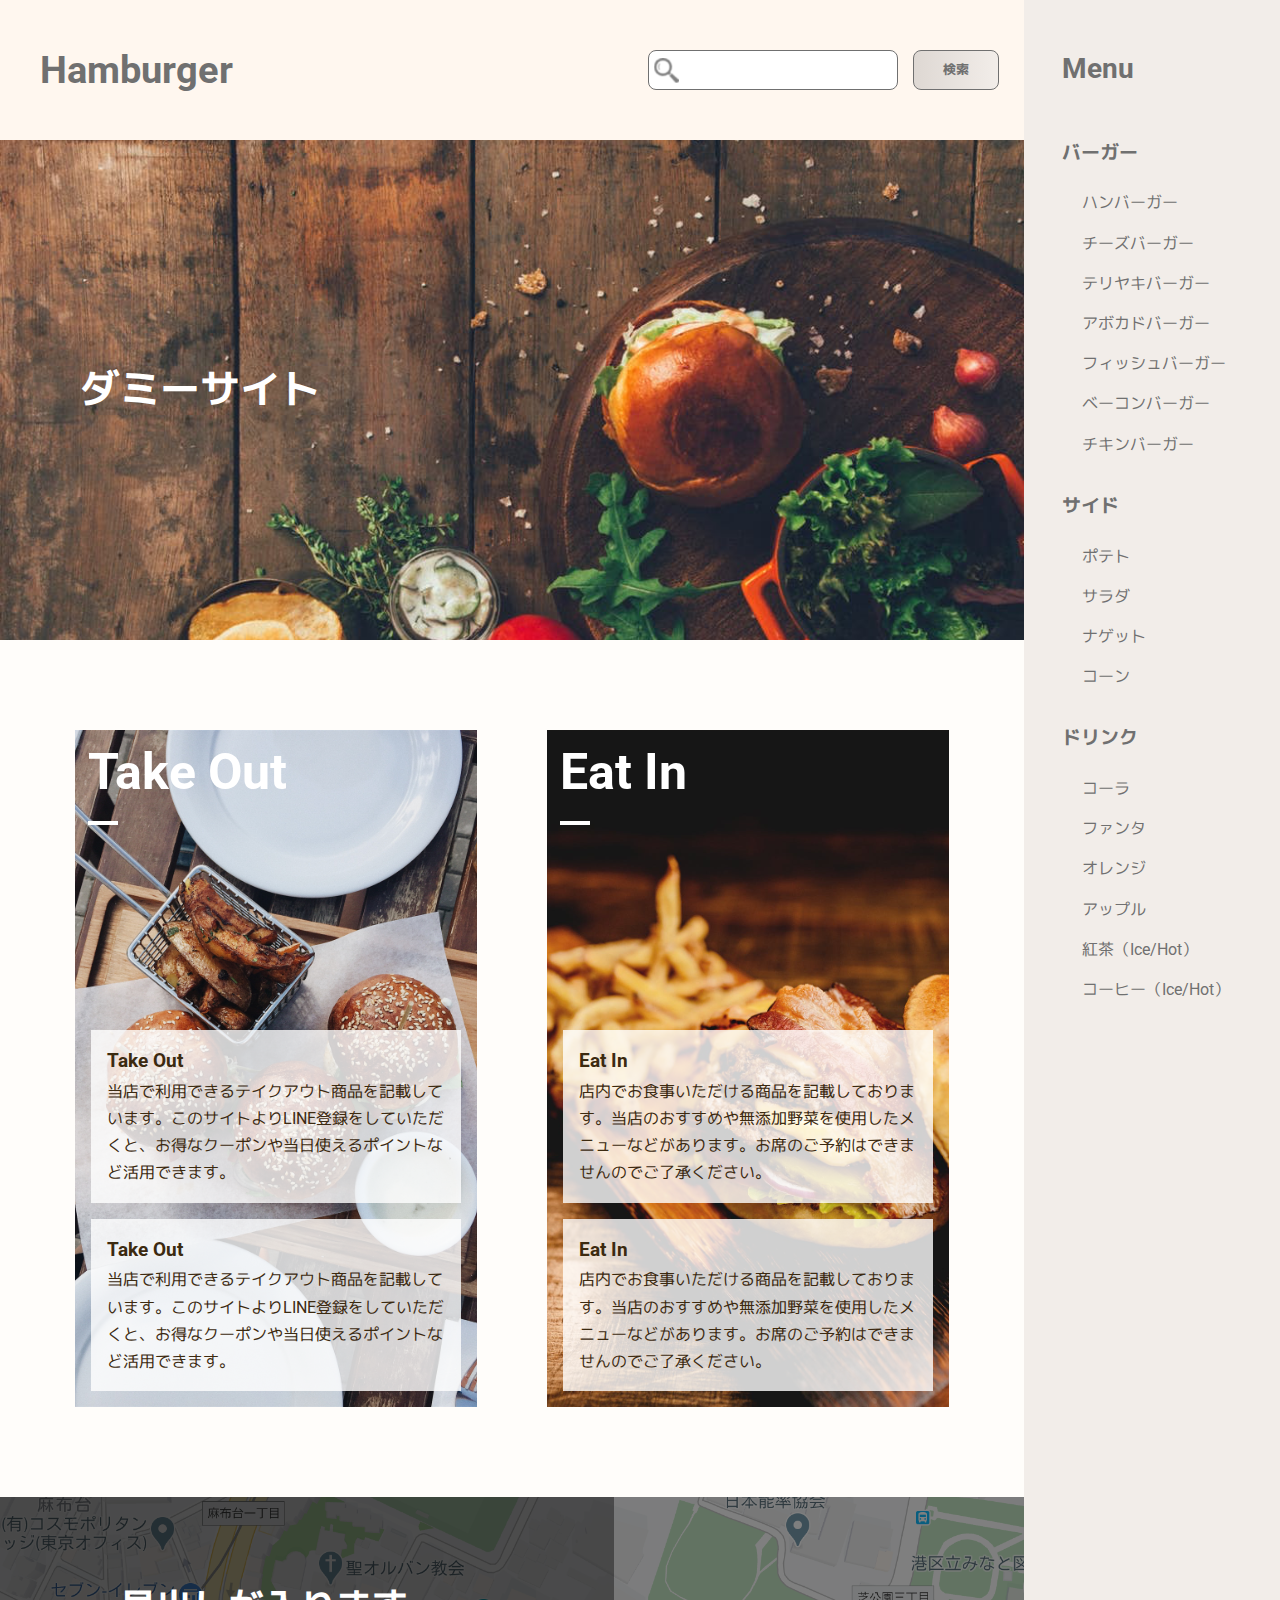
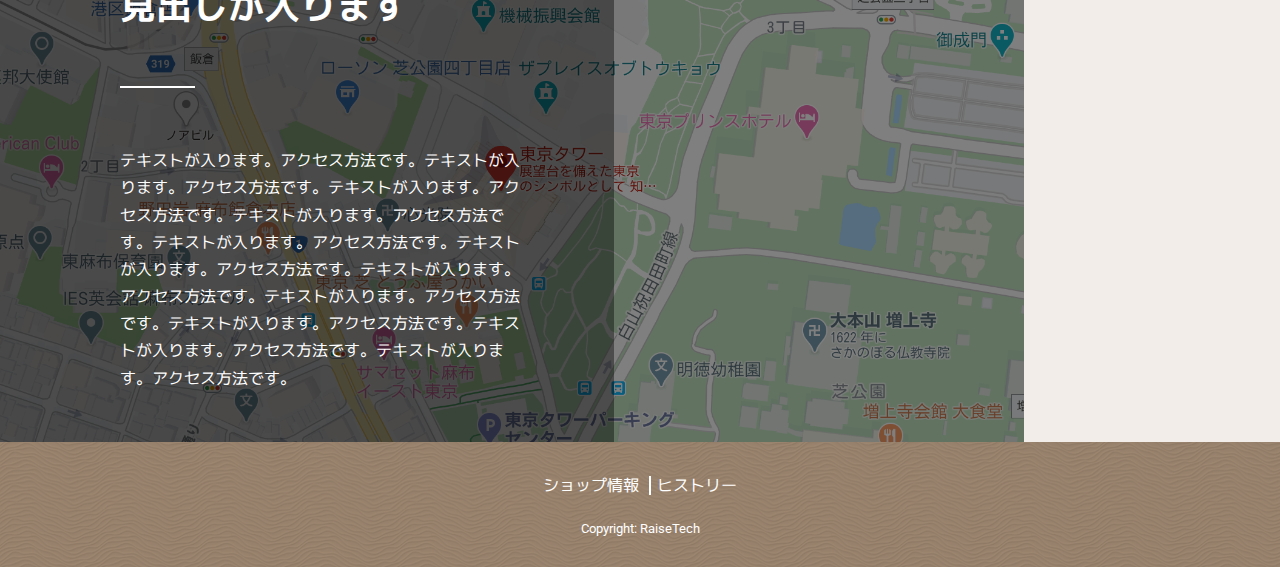
<file: index.html>
<!DOCTYPE html>
<html lang="ja">
  <head>
    <meta charset="utf-8">
    <title>ダミーサイト</title>
    <meta name="description" content="アメリカ本場の味を再現したハンバーガーショップ">
    <!-- viewport設定 -->
    <meta name="viewport" content="width=device-width, initial-scale=1">
    <!-- ファビコン -->
    <link rel="icon" type="image/png" href="img/favicon.png">
    <!-- リセットCSS
    <link rel="stylesheet" href="https://unpkg.com/ress/dist/ress.min.css"> -->
    <!-- googleフォント -->
    <link rel="preconnect" href="https://fonts.googleapis.com">
    <link rel="preconnect" href="https://fonts.gstatic.com" crossorigin>
    <link href="https://fonts.googleapis.com/css2?family=Roboto&display=swap" rel="stylesheet">
    <link href="https://fonts.googleapis.com/css2?family=M+PLUS+1p&display=swap" rel="stylesheet">
    <!-- css -->
    <link rel="stylesheet" href="/css/style.min.css">
  </head>

  <body class="u-container">
    <!-- header -->
    <header class="l-header">
      <h1 class="c-title__header"><a href="#">Hamburger</a></h1>
      <div class="c-form__mark">
        <!-- <form action="#" class="c-form">   actionにサイトurlを入力してサイト内検索にする -->
        <input type="search" name="search" class="c-form__keyword">
        <input type="submit" name="submit" value="検索" class="c-form__button">
        <!-- </form> -->
      </div>
    </header>
    <!-- サイドバーのメニュー -->
    <aside class="l-nav">
      <button class="c-button js-btn">
        <span class="c-button-line c-button-line1"></span>
        <span class="c-button-line2">Menu</span>
        <span class="c-button-line c-button-line3"></span>
      </button>
      <nav class="p-navi">
        <p class="c-title__navi">Menu</p>
        <ul class="p-navi__content js-menu">
          <li class="c-title__navi-ttl"><h3><a href="#">バーガー</a></h3>
            <ul class="c-navi">
              <li><a href="#">ハンバーガー</a></li>
              <li><a href="#">チーズバーガー</a></li>
              <li><a href="#">テリヤキバーガー</a></li>
              <li><a href="#">アボカドバーガー</a></li>
              <li><a href="#">フィッシュバーガー</a></li>
              <li><a href="#">ベーコンバーガー</a></li>
              <li><a href="#">チキンバーガー</a></li>
            </ul>
          </li>
          <li class="c-title__navi-ttl"><h3><a href="#">サイド</a></h3>
            <ul class="c-navi">
              <li><a href="#">ポテト</a></li>
              <li><a href="#">サラダ</a></li>
              <li><a href="#">ナゲット</a></li>
              <li><a href="#">コーン</a></li>
            </ul>
          </li>
          <li class="c-title__navi-ttl"><h3><a href="#">ドリンク</a></h3>
            <ul class="c-navi">
              <li><a href="#">コーラ</a></li>
              <li><a href="#">ファンタ</a></li>
              <li><a href="#">オレンジ</a></li>
              <li><a href="#">アップル</a></li>
              <li><a href="#">紅茶（Ice/Hot）</a></li>
              <li><a href="#">コーヒー（Ice/Hot）</a></li>
            </ul>
          </li>
        </ul>
      </nav>
      <div class="p-navi-bg js-bg-black"></div>  <!--背景黒-->
    </aside>

    <!-- main -->
    <main class="u-main__container">
      <!-- p-fv　ファーストビュー -->
      <section class="l-fv">
        <h2 class="c-title__fv">ダミーサイト</h2>
      </section>
      <!-- p-theme　takeout/eatin -->
      <article class="p-theme">
        <div class="c-section takeout_bg">
          <a href="#">
          <h2 class="c-title c-title__main">Take Out</h2>
          <ul class="p-theme__lists">
            <li class="c-list">
              <h3>Take Out</h3>
              <p>当店で利用できるテイクアウト商品を記載しています。このサイトよりLINE登録をしていただくと、お得なクーポンや当日使えるポイントなど活用できます。</p>
            </li>
            <li class="c-list">
              <h3>Take Out</h3>
              <p>当店で利用できるテイクアウト商品を記載しています。このサイトよりLINE登録をしていただくと、お得なクーポンや当日使えるポイントなど活用できます。</p>
            </li>
          </ul></a>
        </div>
        <div class="c-section eatin_bg">
          <a href="#">
          <h2 class="c-title c-title__main">Eat In</h2>
          <ul class="p-theme__lists">
            <li class="c-list">
              <h3>Eat In</h3>
              <p>店内でお食事いただける商品を記載しております。当店のおすすめや無添加野菜を使用したメニューなどがあります。お席のご予約はできませんのでご了承ください。</p>
            </li>
            <li class="c-list">
              <h3>Eat In</h3>
              <p>店内でお食事いただける商品を記載しております。当店のおすすめや無添加野菜を使用したメニューなどがあります。お席のご予約はできませんのでご了承ください。</p>
            </li>
          </ul></a>
        </div>
      </article>
      <!-- p-access 地図 -->
      <section class="p-access">
        <div class="p-access__content access_bg">
          <!-- <img src="/img/access.jpg" alt="地図"> -->
          <h2 class="c-title c-title__access">見出しが入ります</h2>
          <p>テキストが入ります。アクセス方法です。テキストが入ります。アクセス方法です。テキストが入ります。アクセス方法です。テキストが入ります。アクセス方法です。テキストが入ります。アクセス方法です。テキストが入ります。アクセス方法です。テキストが入ります。アクセス方法です。テキストが入ります。アクセス方法です。テキストが入ります。アクセス方法です。テキストが入ります。アクセス方法です。テキストが入ります。アクセス方法です。</p>
        </div>
      </section>
    </main>

    <!-- footer -->
    <footer class="l-footer">
      <div class="p-footer__content">
        <!-- <img src="/img/footer-back.png" alt="フッター背景"> -->
        <p><a href="#">ショップ情報</a><span><a href="#">ヒストリー</a></span></p>
        <p><small>Copyright: RaiseTech</small></p>
      </div>
    </footer>
    <script src="./js/jquery-3.7.1.min.js"></script>
    <script src="./js/nav.js"></script>
  </body>
</html>
</file>
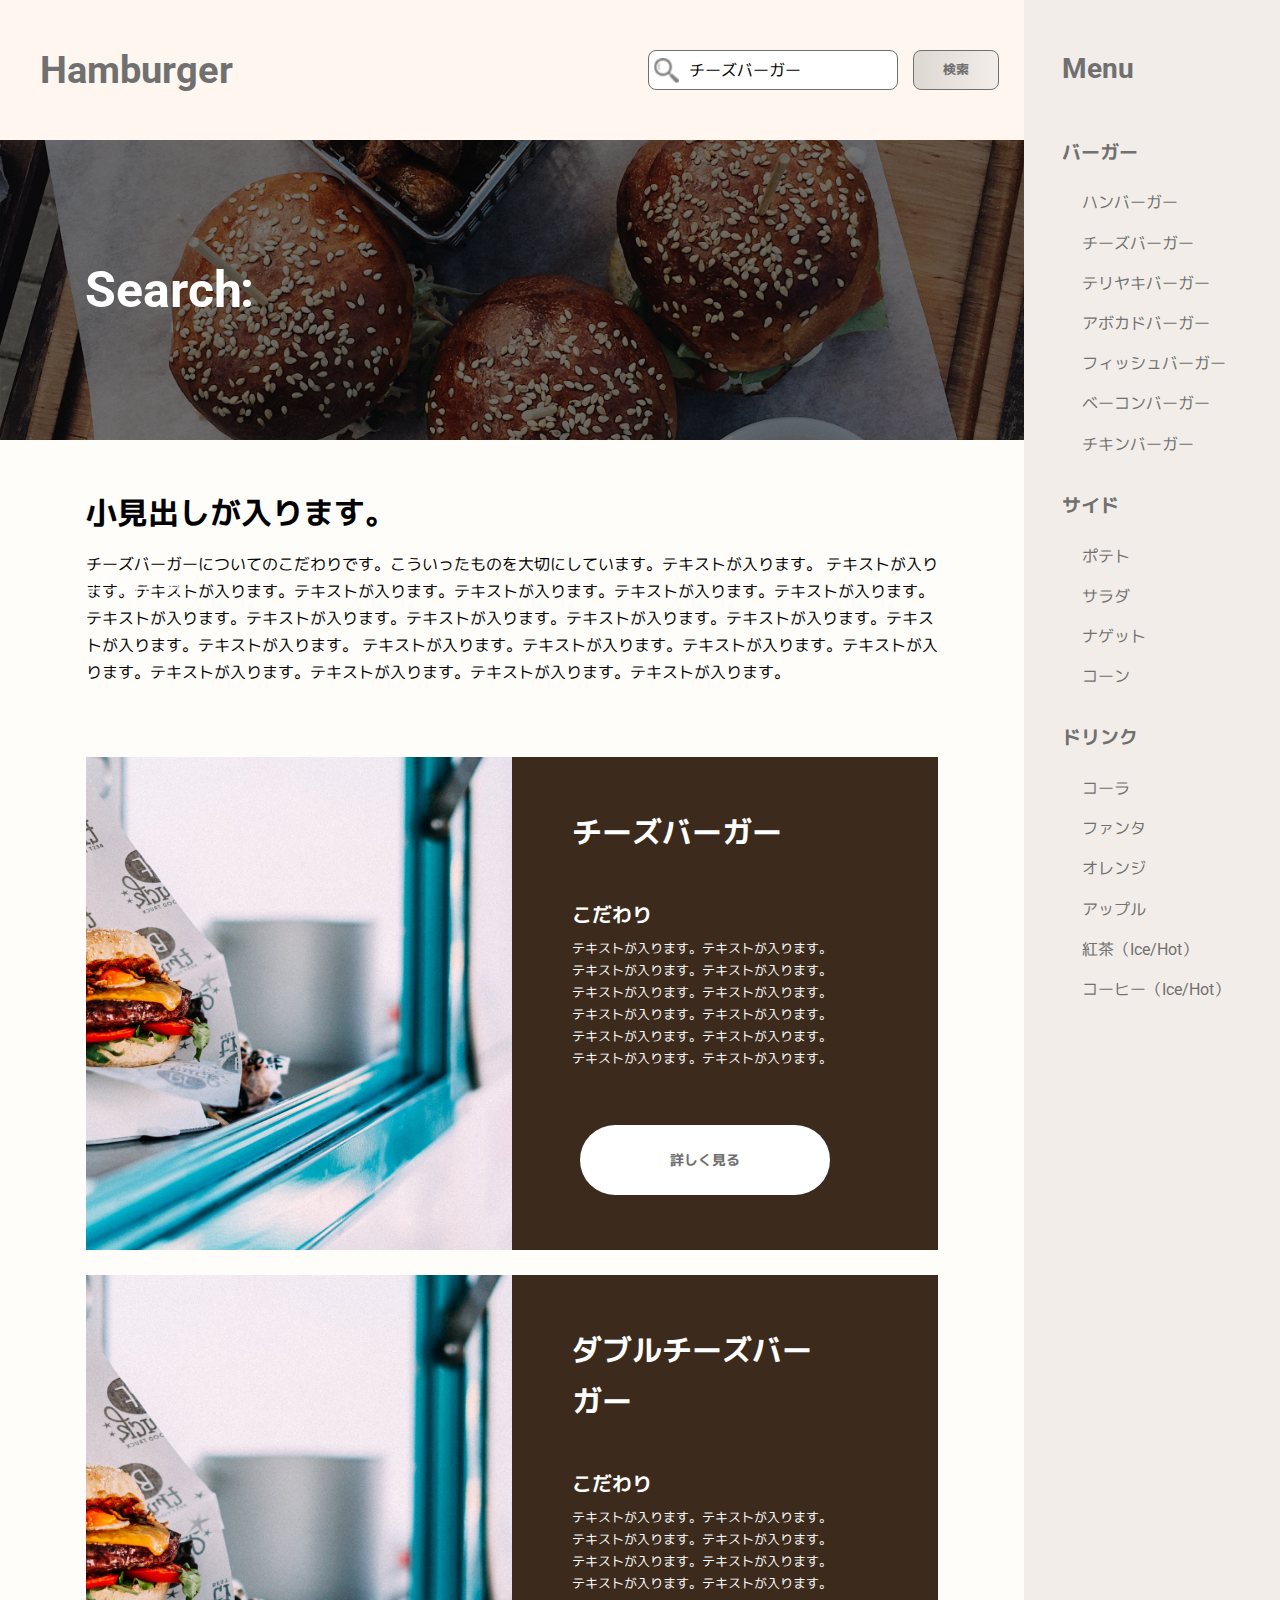
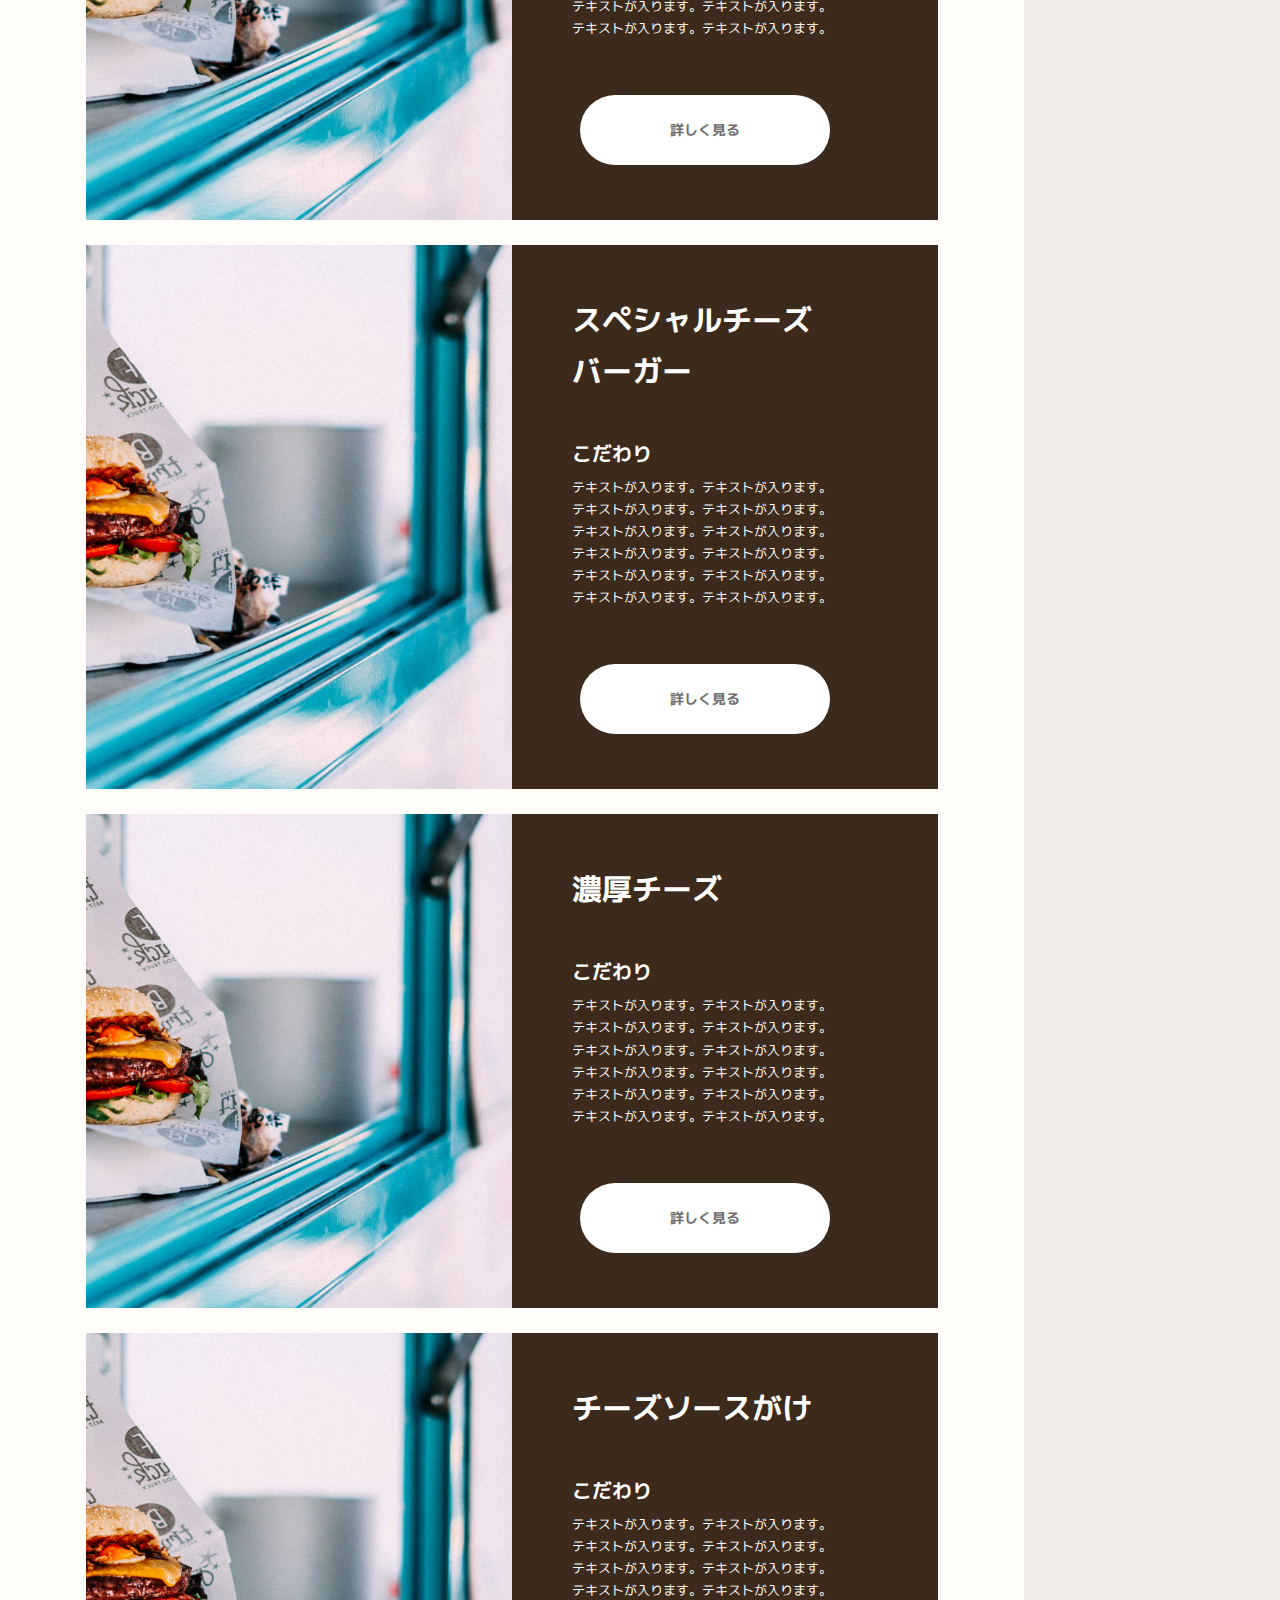
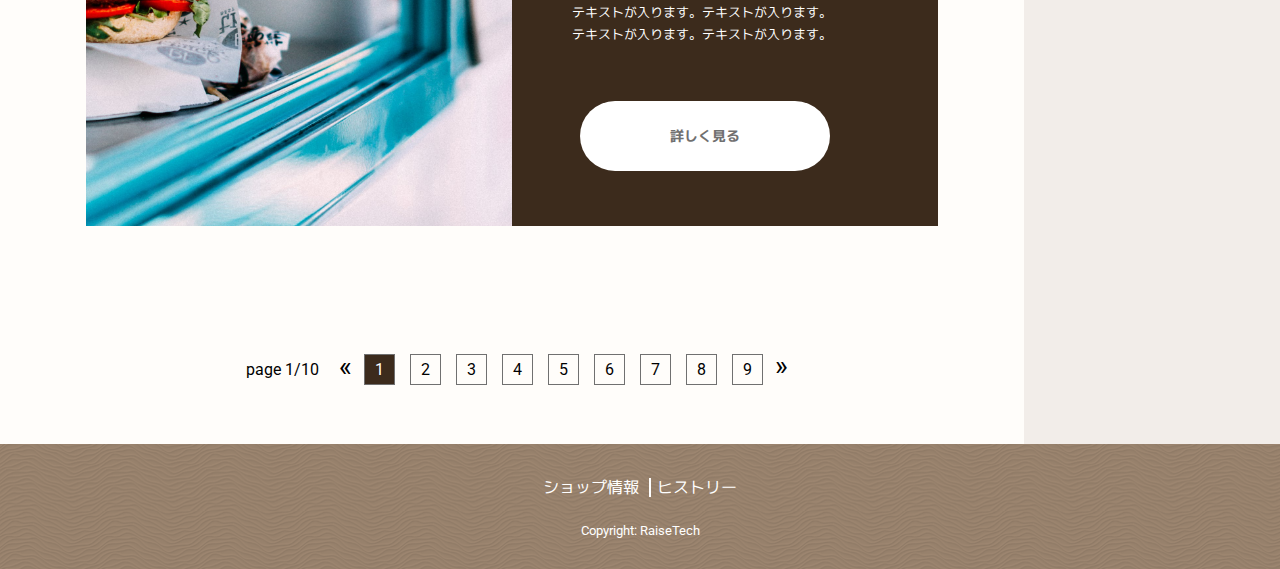
<file: archive-search.html>
<!DOCTYPE html>
<html lang="ja">
  <head>
    <meta charset="utf-8">
    <title>ダミーサイト</title>
    <meta name="description" content="アメリカ本場の味を再現したハンバーガーショップ">
    <!-- viewport設定 -->
    <meta name="viewport" content="width=device-width, initial-scale=1">
    <!-- ファビコン -->
    <link rel="icon" type="image/png" href="img/favicon.png">
    <!-- リセットCSS
    <link rel="stylesheet" href="https://unpkg.com/ress/dist/ress.min.css"> -->
    <!-- googleフォント -->
    <link rel="preconnect" href="https://fonts.googleapis.com">
    <link rel="preconnect" href="https://fonts.gstatic.com" crossorigin>
    <link href="https://fonts.googleapis.com/css2?family=Roboto&display=swap" rel="stylesheet">
    <link href="https://fonts.googleapis.com/css2?family=M+PLUS+1p&display=swap" rel="stylesheet">
    <!-- css -->
    <link rel="stylesheet" href="/css/style.min.css">
  </head>

  <body class="u-container">
    <!-- header -->
    <header class="l-header">
      <h1 class="c-title__header"><a href="#">Hamburger</a></h1>
      <div class="c-form__mark">
        <!-- <form action="#" class="c-form">   actionにサイトurlを入力してサイト内検索にする -->
        <input type="search" name="search" value="チーズバーガー" class="c-form__keyword">
        <input type="submit" name="submit" value="検索" class="c-form__button">
        <!-- </form> -->
      </div>
    </header>
    <!-- サイドバーのメニュー -->
    <aside class="l-nav">
      <button class="c-button js-btn">
        <span class="c-button-line c-button-line1"></span>
        <span class="c-button-line2">Menu</span>
        <span class="c-button-line c-button-line3"></span>
      </button>
      <nav class="p-navi">
        <p class="c-title__navi">Menu</p>
        <ul class="p-navi__content js-menu" aria-hidden="true">
          <li class="c-title__navi-ttl"><h3><a href="#">バーガー</a></h3>
            <ul class="c-navi">
              <li><a href="#">ハンバーガー</a></li>
              <li><a href="#">チーズバーガー</a></li>
              <li><a href="#">テリヤキバーガー</a></li>
              <li><a href="#">アボカドバーガー</a></li>
              <li><a href="#">フィッシュバーガー</a></li>
              <li><a href="#">ベーコンバーガー</a></li>
              <li><a href="#">チキンバーガー</a></li>
            </ul>
          </li>
          <li class="c-title__navi-ttl"><h3><a href="#">サイド</a></h3>
            <ul class="c-navi">
              <li><a href="#">ポテト</a></li>
              <li><a href="#">サラダ</a></li>
              <li><a href="#">ナゲット</a></li>
              <li><a href="#">コーン</a></li>
            </ul>
          </li>
          <li class="c-title__navi-ttl"><h3><a href="#">ドリンク</a></h3>
            <ul class="c-navi">
              <li><a href="#">コーラ</a></li>
              <li><a href="#">ファンタ</a></li>
              <li><a href="#">オレンジ</a></li>
              <li><a href="#">アップル</a></li>
              <li><a href="#">紅茶（Ice/Hot）</a></li>
              <li><a href="#">コーヒー（Ice/Hot）</a></li>
            </ul>
          </li>
        </ul>
      </nav>
      <div class="p-navi-bg js-bg-black"></div>  <!--背景黒-->
    </aside>

    <!-- main -->
    <main class="u-main__container">
      <!-- p-fv　ファーストビュー -->
      <section class="l-fv l-fv__bg">
        <div class="l-fv__content">
          <h2 class="c-title__search">Search</h2>
          <p class="c-text__archive">チーズバーガー</p>
        </div>
      </section>
      <!-- p-theme　takeout/eatin -->
      <article class="p-theme-archive">
        <div class="c-text__theme">
          <h2>小見出しが入ります。</h2>
          <p>チーズバーガーについてのこだわりです。こういったものを大切にしています。テキストが入ります。
            テキストが入ります。テキストが入ります。テキストが入ります。テキストが入ります。テキストが入ります。テキストが入ります。
            テキストが入ります。テキストが入ります。テキストが入ります。テキストが入ります。テキストが入ります。テキストが入ります。テキストが入ります。
            テキストが入ります。テキストが入ります。テキストが入ります。テキストが入ります。テキストが入ります。テキストが入ります。テキストが入ります。テキストが入ります。</p>
        </div>
        <section class="p-lists">
          <figure class="p-list">
            <img class="img-list" src="./img/menu-ham.jpg" alt="チーズバーガーの写真1">
            <figcaption class="c-caption">
              <h3>チーズバーガー</h3>
              <h4>こだわり</h4>
              <p>テキストが入ります。テキストが入ります。テキストが入ります。テキストが入ります。
                テキストが入ります。テキストが入ります。テキストが入ります。テキストが入ります。
                テキストが入ります。テキストが入ります。テキストが入ります。テキストが入ります。</p>
              <p><a class="c-button__menu" href="#">詳しく見る</a></p>
            </figcaption>
          </figure>
          <figure class="p-list">
            <img src="./img/menu-ham.jpg" alt="チーズバーガーの写真2">
            <figcaption class="c-caption">
              <h3>ダブルチーズバーガー</h3>
              <h4>こだわり</h4>
              <p>テキストが入ります。テキストが入ります。テキストが入ります。テキストが入ります。
                テキストが入ります。テキストが入ります。テキストが入ります。テキストが入ります。
                テキストが入ります。テキストが入ります。テキストが入ります。テキストが入ります。</p>
              <p><a class="c-button__menu" href="#">詳しく見る</a></p>
            </figcaption>
          </figure>
          <figure class="p-list">
            <img src="./img/menu-ham.jpg" alt="チーズバーガーの写真3">
            <figcaption class="c-caption">
              <h3>スペシャルチーズバーガー</h3>
              <h4>こだわり</h4>
              <p>テキストが入ります。テキストが入ります。テキストが入ります。テキストが入ります。
                テキストが入ります。テキストが入ります。テキストが入ります。テキストが入ります。
                テキストが入ります。テキストが入ります。テキストが入ります。テキストが入ります。</p>
              <p><a class="c-button__menu" href="#">詳しく見る</a></p>
            </figcaption>
          </figure>
          <figure class="p-list">
            <img src="./img/menu-ham.jpg" alt="チーズバーガーの写真4">
            <figcaption class="c-caption">
              <h3>濃厚チーズ</h3>
              <h4>こだわり</h4>
              <p>テキストが入ります。テキストが入ります。テキストが入ります。テキストが入ります。
                テキストが入ります。テキストが入ります。テキストが入ります。テキストが入ります。
                テキストが入ります。テキストが入ります。テキストが入ります。テキストが入ります。</p>
              <p><a class="c-button__menu" href="#">詳しく見る</a></p>
            </figcaption>
          </figure>
          <figure class="p-list">
            <img src="./img/menu-ham.jpg" alt="チーズバーガーの写真5">
            <figcaption class="c-caption">
              <h3>チーズソースがけ</h3>
              <h4>こだわり</h4>
              <p>テキストが入ります。テキストが入ります。テキストが入ります。テキストが入ります。
                テキストが入ります。テキストが入ります。テキストが入ります。テキストが入ります。
                テキストが入ります。テキストが入ります。テキストが入ります。テキストが入ります。</p>
              <p><a class="c-button__menu" href="#">詳しく見る</a></p>
            </figcaption>
          </figure>
        </section>
      </article>
      <!-- ページナビ　-->
      <div class="p-pagenav">
        <p>page 1/10</p>
        <div class="c-pagenav__front"><a href="#" rel="前">前へ</a></div>
        <ul class="c-pagenav__list">
          <span><a class="c-pagenav__prev" href="#" rel="前"></a></span>
          <li><a class="u-pagenav__list-border" href="#">1</a></li>
          <li><a class="c-pagenav__list-border" href="#">2</a></li>
          <li><a class="c-pagenav__list-border" href="#">3</a></li>
          <li><a class="c-pagenav__list-border" href="#">4</a></li>
          <li><a class="c-pagenav__list-border" href="#">5</a></li>
          <li><a class="c-pagenav__list-border" href="#">6</a></li>
          <li><a class="c-pagenav__list-border" href="#">7</a></li>
          <li><a class="c-pagenav__list-border" href="#">8</a></li>
          <li><a class="c-pagenav__list-border" href="#">9</a></li>
          <span><a class="c-pagenav__next" href="#" rel="次"></a></span>
        </ul>
        <div class="c-pagenav__back"><a href="#" rel="次">次へ</a></div>
      </div>
    </main>

    <!-- footer -->
    <footer class="l-footer">
      <div class="p-footer__content">
        <!-- <img src="/img/footer-back.png" alt="フッター背景"> -->
        <p><a href="#">ショップ情報</a><span><a href="#">ヒストリー</a></span></p>
        <p><small>Copyright: RaiseTech</small></p>
      </div>
    </footer>
    <script src="./js/jquery-3.7.1.min.js"></script>
    <script src="./js/nav.js"></script>
  </body>
</html>
</file>
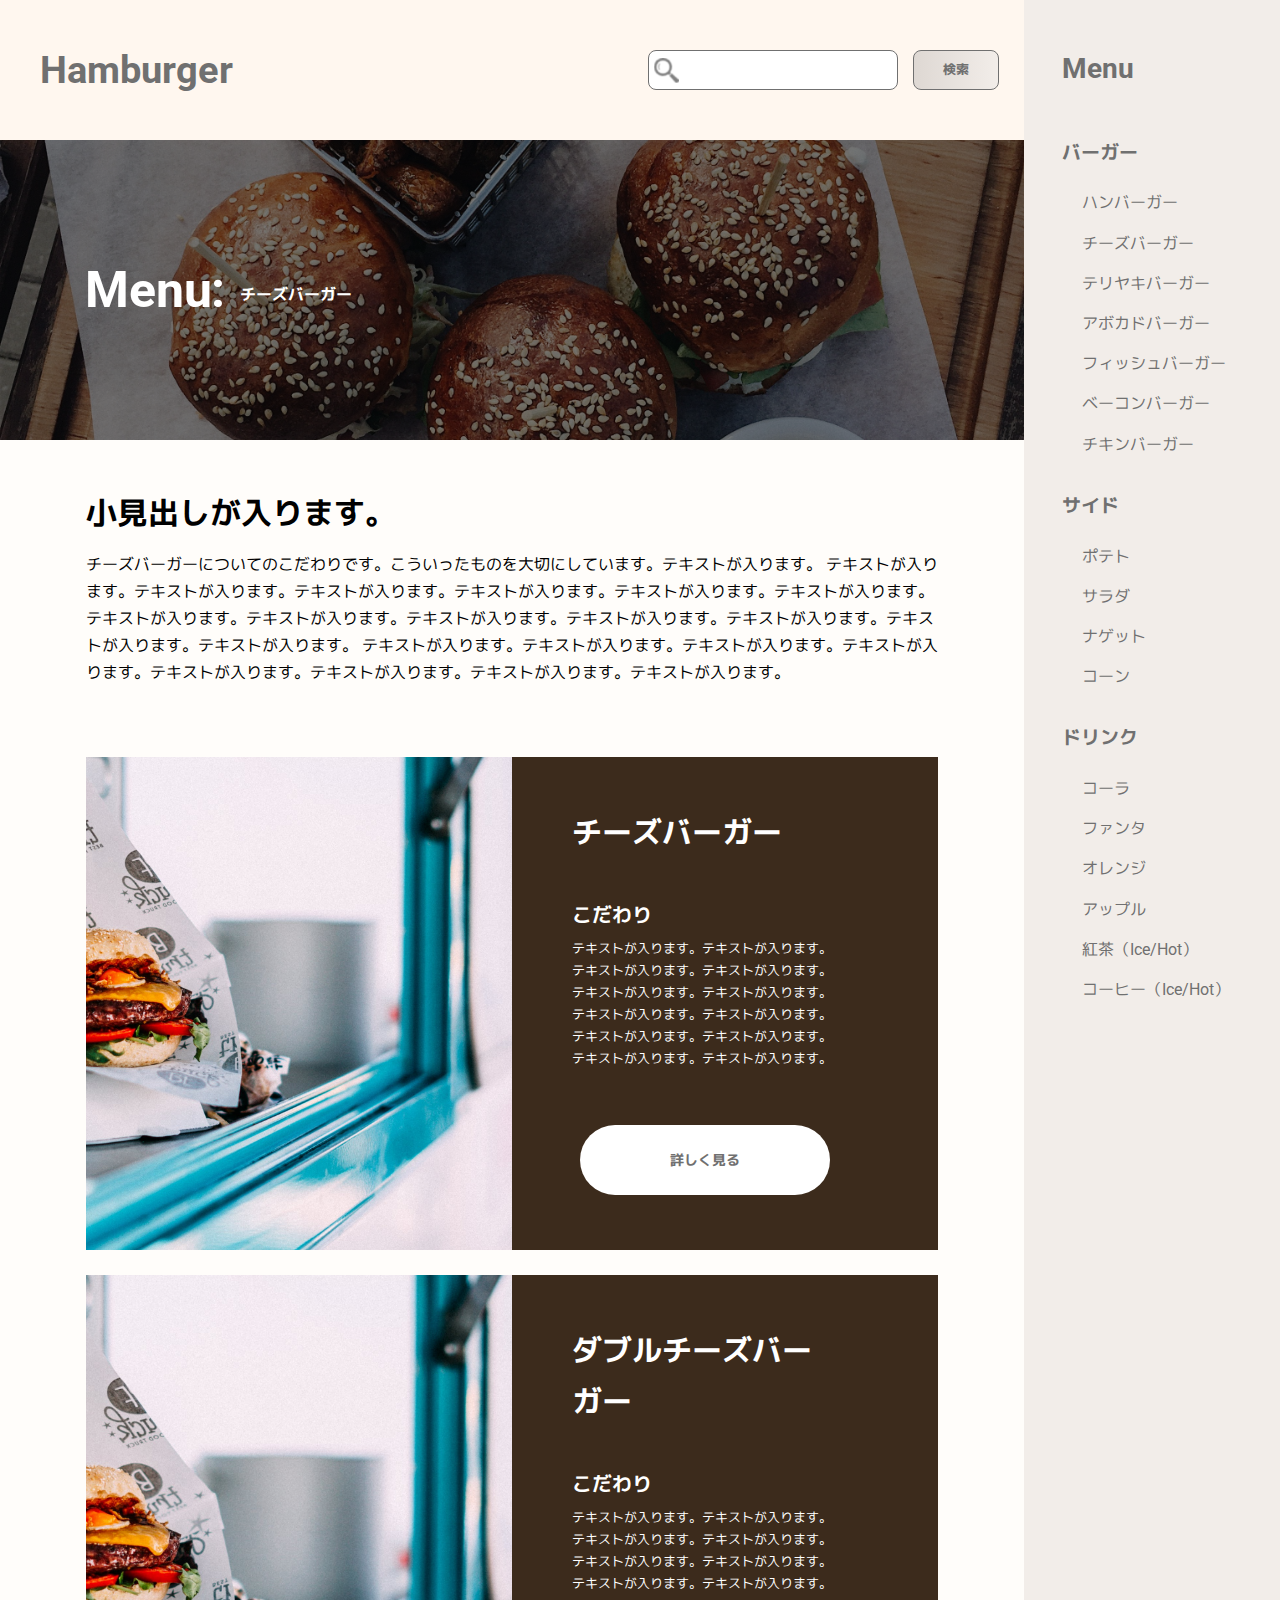
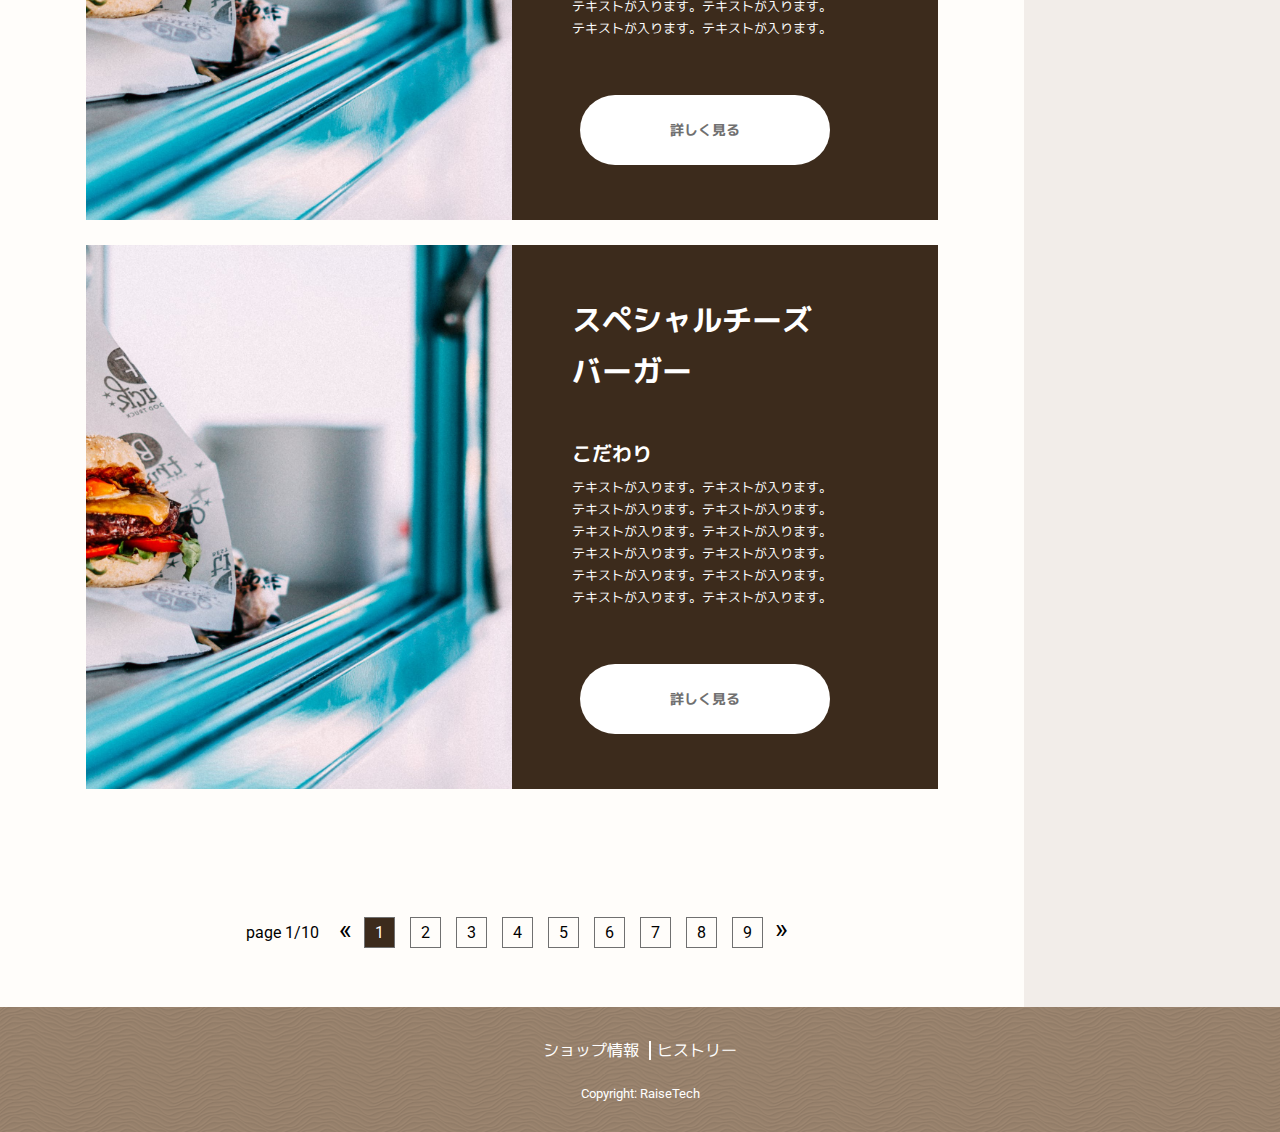
<file: archive.html>
<!DOCTYPE html>
<html lang="ja">
  <head>
    <meta charset="utf-8">
    <title>ダミーサイト</title>
    <meta name="description" content="アメリカ本場の味を再現したハンバーガーショップ">
    <!-- viewport設定 -->
    <meta name="viewport" content="width=device-width, initial-scale=1">
    <!-- ファビコン -->
    <link rel="icon" type="image/png" href="img/favicon.png">
    <!-- リセットCSS
    <link rel="stylesheet" href="https://unpkg.com/ress/dist/ress.min.css"> -->
    <!-- googleフォント -->
    <link rel="preconnect" href="https://fonts.googleapis.com">
    <link rel="preconnect" href="https://fonts.gstatic.com" crossorigin>
    <link href="https://fonts.googleapis.com/css2?family=Roboto&display=swap" rel="stylesheet">
    <link href="https://fonts.googleapis.com/css2?family=M+PLUS+1p&display=swap" rel="stylesheet">
    <!-- css -->
    <link rel="stylesheet" href="/css/style.min.css">
  </head>

  <body class="u-container">
    <!-- header -->
    <header class="l-header">
      <h1 class="c-title__header"><a href="#">Hamburger</a></h1>
      <div class="c-form__mark">
        <input type="search" name="search" class="c-form__keyword">
        <input type="submit" name="submit" value="検索" class="c-form__button">
      </div>
    </header>
    <!-- サイドバーのメニュー -->
    <aside class="l-nav">
      <button class="c-button js-btn">
        <span class="c-button-line c-button-line1"></span>
        <span class="c-button-line2">Menu</span>
        <span class="c-button-line c-button-line3"></span>
      </button>
      <nav class="p-navi">
        <p class="c-title__navi">Menu</p>
        <ul class="p-navi__content js-menu" aria-hidden="true">
          <li class="c-title__navi-ttl"><h3><a href="#">バーガー</a></h3>
            <ul class="c-navi">
              <li><a href="#">ハンバーガー</a></li>
              <li><a href="#">チーズバーガー</a></li>
              <li><a href="#">テリヤキバーガー</a></li>
              <li><a href="#">アボカドバーガー</a></li>
              <li><a href="#">フィッシュバーガー</a></li>
              <li><a href="#">ベーコンバーガー</a></li>
              <li><a href="#">チキンバーガー</a></li>
            </ul>
          </li>
          <li class="c-title__navi-ttl"><h3><a href="#">サイド</a></h3>
            <ul class="c-navi">
              <li><a href="#">ポテト</a></li>
              <li><a href="#">サラダ</a></li>
              <li><a href="#">ナゲット</a></li>
              <li><a href="#">コーン</a></li>
            </ul>
          </li>
          <li class="c-title__navi-ttl"><h3><a href="#">ドリンク</a></h3>
            <ul class="c-navi">
              <li><a href="#">コーラ</a></li>
              <li><a href="#">ファンタ</a></li>
              <li><a href="#">オレンジ</a></li>
              <li><a href="#">アップル</a></li>
              <li><a href="#">紅茶（Ice/Hot）</a></li>
              <li><a href="#">コーヒー（Ice/Hot）</a></li>
            </ul>
          </li>
        </ul>
      </nav>
      <div class="p-navi-bg js-bg-black"></div>  <!--背景黒-->
    </aside>

    <!-- main -->
    <main class="u-main__container">
      <!-- p-fv　ファーストビュー -->
      <section class="l-fv l-fv__bg">
        <div class="l-fv__content">
          <h2 class="c-title__archive">Menu</h2>
          <p class="c-text-archive">チーズバーガー</p>
        </div>
      </section>
      <!-- p-theme　takeout/eatin -->
      <article class="p-theme-archive">
        <div class="c-text__theme">
          <h2>小見出しが入ります。</h2>
          <p>チーズバーガーについてのこだわりです。こういったものを大切にしています。テキストが入ります。
            テキストが入ります。テキストが入ります。テキストが入ります。テキストが入ります。テキストが入ります。テキストが入ります。
            テキストが入ります。テキストが入ります。テキストが入ります。テキストが入ります。テキストが入ります。テキストが入ります。テキストが入ります。
            テキストが入ります。テキストが入ります。テキストが入ります。テキストが入ります。テキストが入ります。テキストが入ります。テキストが入ります。テキストが入ります。</p>
        </div>
        <section class="p-lists">
          <figure class="p-list">
            <img class="img-list" src="./img/menu-ham.jpg" alt="チーズバーガーの写真1">
            <figcaption class="c-caption">
              <h3>チーズバーガー</h3>
              <h4>こだわり</h4>
              <p>テキストが入ります。テキストが入ります。テキストが入ります。テキストが入ります。
                テキストが入ります。テキストが入ります。テキストが入ります。テキストが入ります。
                テキストが入ります。テキストが入ります。テキストが入ります。テキストが入ります。</p>
              <p><a class="c-button__menu" href="#">詳しく見る</a></p>
            </figcaption>
          </figure>
          <figure class="p-list">
            <img src="./img/menu-ham.jpg" alt="チーズバーガーの写真2">
            <figcaption class="c-caption">
              <h3>ダブルチーズバーガー</h3>
              <h4>こだわり</h4>
              <p>テキストが入ります。テキストが入ります。テキストが入ります。テキストが入ります。
                テキストが入ります。テキストが入ります。テキストが入ります。テキストが入ります。
                テキストが入ります。テキストが入ります。テキストが入ります。テキストが入ります。</p>
              <p><a class="c-button__menu" href="#">詳しく見る</a></p>
            </figcaption>
          </figure>
          <figure class="p-list">
            <img src="./img/menu-ham.jpg" alt="チーズバーガーの写真3">
            <figcaption class="c-caption">
              <h3>スペシャルチーズバーガー</h3>
              <h4>こだわり</h4>
              <p>テキストが入ります。テキストが入ります。テキストが入ります。テキストが入ります。
                テキストが入ります。テキストが入ります。テキストが入ります。テキストが入ります。
                テキストが入ります。テキストが入ります。テキストが入ります。テキストが入ります。</p>
              <p><a class="c-button__menu" href="#">詳しく見る</a></p>
            </figcaption>
          </figure>
        </section>
      </article>
      <!-- ページナビ　-->
      <div class="p-pagenav">
        <p>page 1/10</p>
        <div class="c-pagenav__front"><a href="#" rel="前">前へ</a></div>
        <ul class="c-pagenav__list">
          <span><a class="c-pagenav__prev" href="#" rel="前"></a></span>
          <li><a class="u-pagenav__list-border" href="#">1</a></li>
          <li><a class="c-pagenav__list-border" href="#">2</a></li>
          <li><a class="c-pagenav__list-border" href="#">3</a></li>
          <li><a class="c-pagenav__list-border" href="#">4</a></li>
          <li><a class="c-pagenav__list-border" href="#">5</a></li>
          <li><a class="c-pagenav__list-border" href="#">6</a></li>
          <li><a class="c-pagenav__list-border" href="#">7</a></li>
          <li><a class="c-pagenav__list-border" href="#">8</a></li>
          <li><a class="c-pagenav__list-border" href="#">9</a></li>
          <span><a class="c-pagenav__next" href="#" rel="次"></a></span>
        </ul>
        <div class="c-pagenav__back"><a href="#" rel="次">次へ</a></div>
      </div>
    </main>

    <!-- footer -->
    <footer class="l-footer">
      <div class="p-footer__content">
        <!-- <img src="/img/footer-back.png" alt="フッター背景"> -->
        <p><a href="#">ショップ情報</a><span><a href="#">ヒストリー</a></span></p>
        <p><small>Copyright: RaiseTech</small></p>
      </div>
    </footer>
    <script src="./js/jquery-3.7.1.min.js"></script>
    <script src="./js/nav.js"></script>
  </body>
</html>
</file>
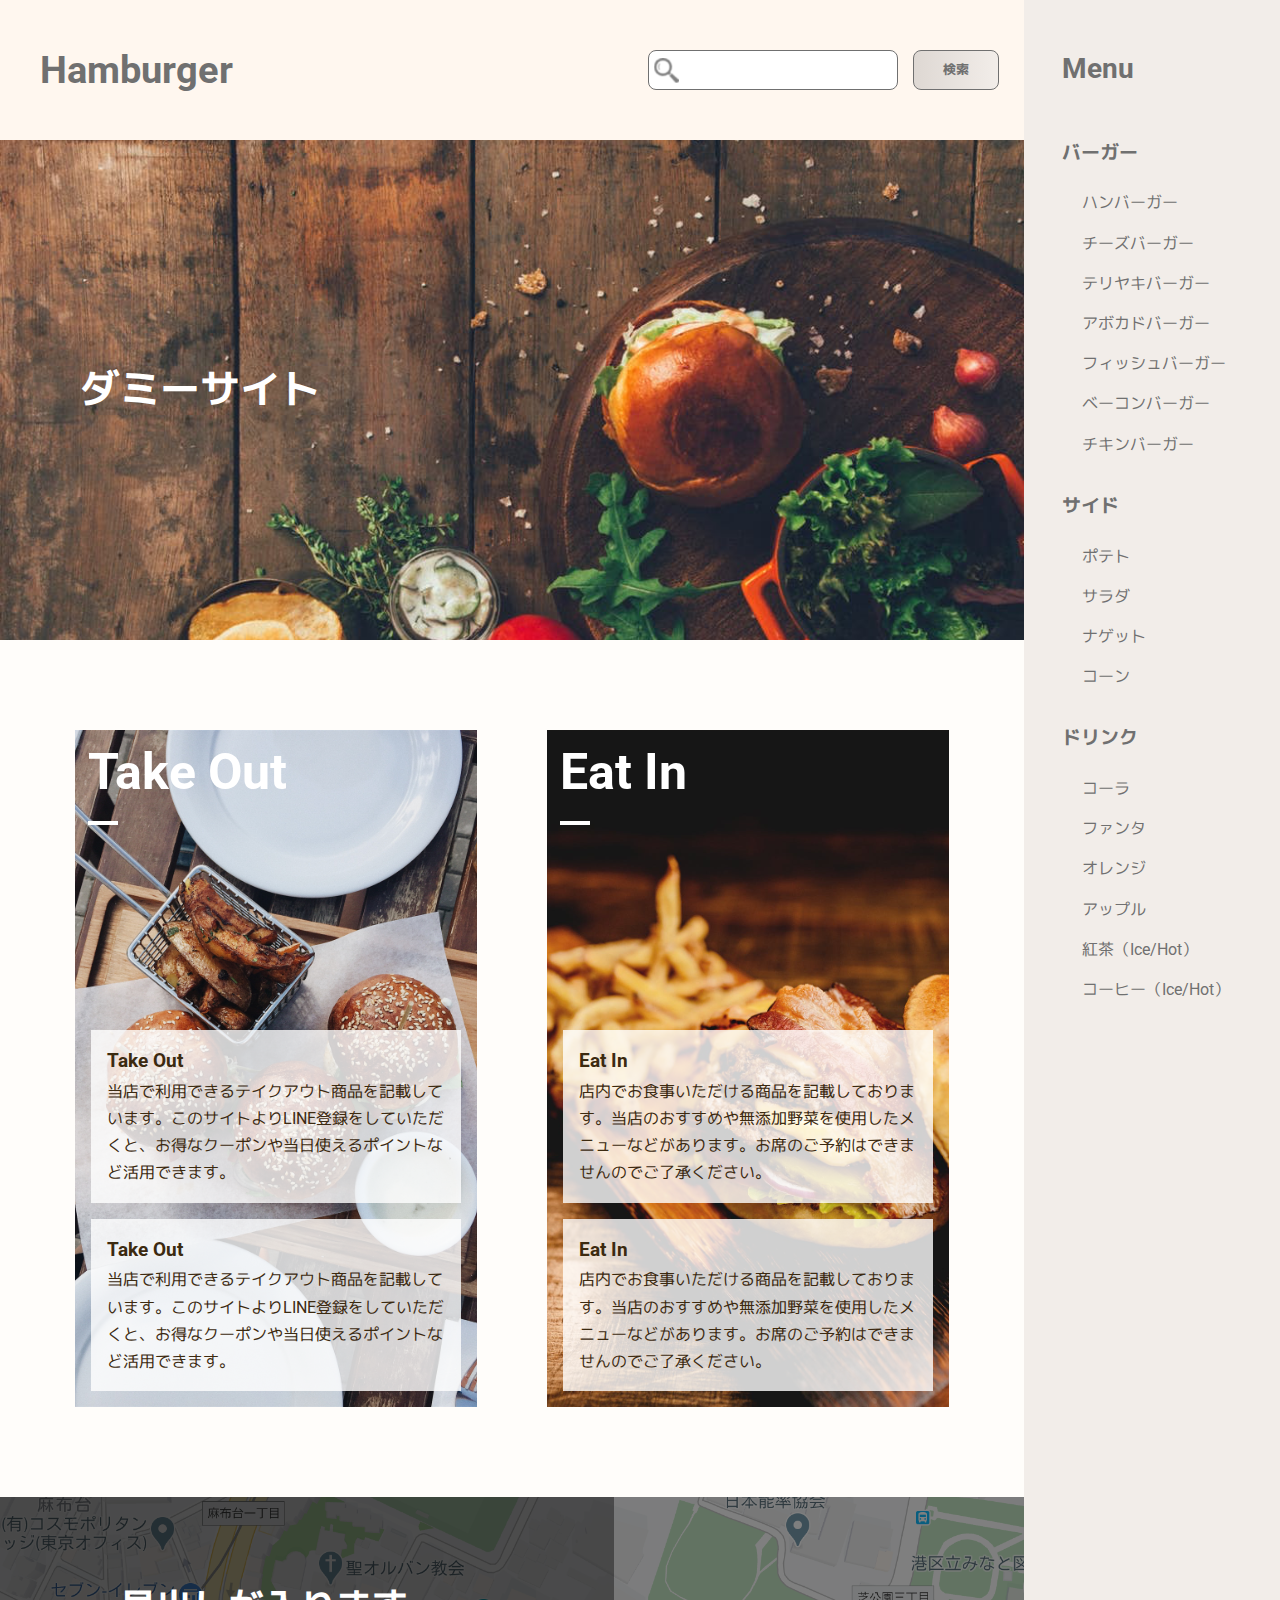
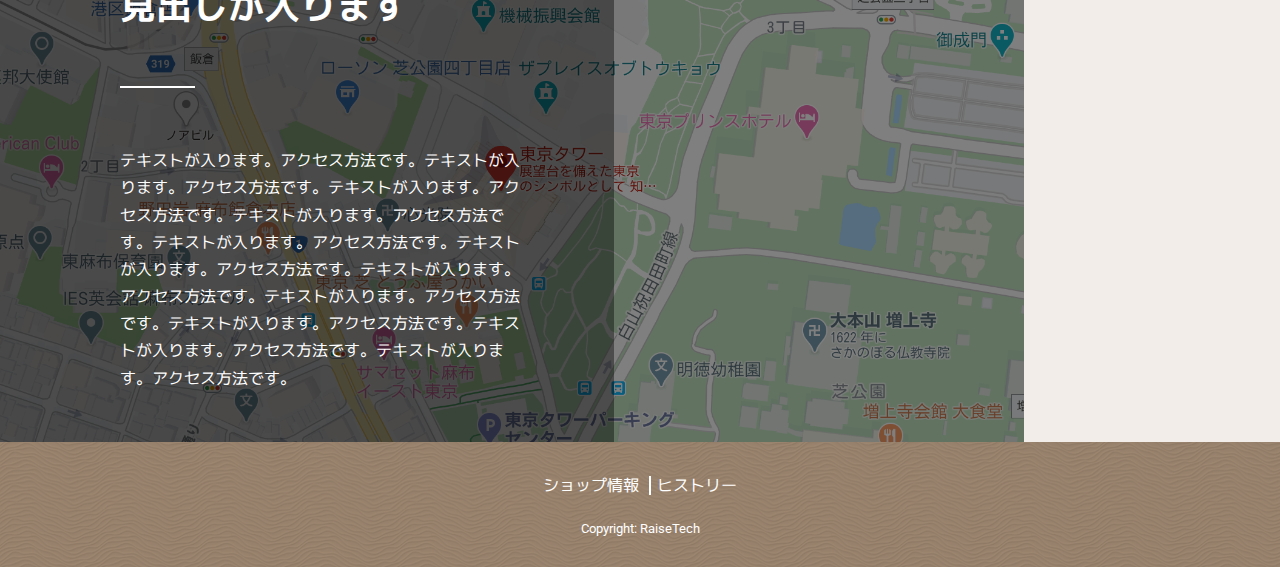
<file: front.html>
<!DOCTYPE html>
<html lang="ja">
  <head>
    <meta charset="utf-8">
    <title>ダミーサイト</title>
    <meta name="description" content="アメリカ本場の味を再現したハンバーガーショップ">
    <!-- viewport設定 -->
    <meta name="viewport" content="width=device-width, initial-scale=1">
    <!-- ファビコン -->
    <link rel="icon" type="image/png" href="img/favicon.png">
    <!-- リセットCSS
    <link rel="stylesheet" href="https://unpkg.com/ress/dist/ress.min.css"> -->
    <!-- googleフォント -->
    <link rel="preconnect" href="https://fonts.googleapis.com">
    <link rel="preconnect" href="https://fonts.gstatic.com" crossorigin>
    <link href="https://fonts.googleapis.com/css2?family=Roboto&display=swap" rel="stylesheet">
    <link href="https://fonts.googleapis.com/css2?family=M+PLUS+1p&display=swap" rel="stylesheet">
    <!-- css -->
    <link rel="stylesheet" href="/css/style.min.css">
  </head>

  <body class="u-container">
    <!-- header -->
    <header class="l-header">
      <h1 class="c-title__header"><a href="/front.html">Hamburger</a></h1>
      <div class="c-form__mark">
        <input type="search" name="search" class="c-form__keyword">
        <input type="submit" name="submit" value="検索" class="c-form__button">
      </div>
    </header>
    <!-- サイドバーのメニュー -->
    <aside class="l-nav">
      <button class="c-button js-btn">
        <span class="c-button-line c-button-line1"></span>
        <span class="c-button-line2">Menu</span>
        <span class="c-button-line c-button-line3"></span>
      </button>
      <nav class="p-navi">
        <p class="c-title__navi">Menu</p>
        <ul class="p-navi__content js-menu" aria-hidden="true">
          <li class="c-title__navi-ttl"><h3><a href="/archive.html">バーガー</a></h3>
            <ul class="c-navi">
              <li><a href="/single.html">ハンバーガー</a></li>
              <li><a href="/single.html">チーズバーガー</a></li>
              <li><a href="/single.html">テリヤキバーガー</a></li>
              <li><a href="/single.html">アボカドバーガー</a></li>
              <li><a href="/single.html">フィッシュバーガー</a></li>
              <li><a href="/single.html">ベーコンバーガー</a></li>
              <li><a href="/single.html">チキンバーガー</a></li>
            </ul>
          </li>
          <li class="c-title__navi-ttl"><h3><a href="/archive.html">サイド</a></h3>
            <ul class="c-navi">
              <li><a href="/single.html">ポテト</a></li>
              <li><a href="/single.html">サラダ</a></li>
              <li><a href="/single.html">ナゲット</a></li>
              <li><a href="/single.html">コーン</a></li>
            </ul>
          </li>
          <li class="c-title__navi-ttl"><h3><a href="/archive.html">ドリンク</a></h3>
            <ul class="c-navi">
              <li><a href="/single.html">コーラ</a></li>
              <li><a href="/single.html">ファンタ</a></li>
              <li><a href="/single.html">オレンジ</a></li>
              <li><a href="/single.html">アップル</a></li>
              <li><a href="/single.html">紅茶（Ice/Hot）</a></li>
              <li><a href="/single.html">コーヒー（Ice/Hot）</a></li>
            </ul>
          </li>
        </ul>
      </nav>
      <div class="p-navi-bg js-bg-black"></div>  <!--背景黒-->
    </aside>

    <!-- main -->
    <main class="u-main__container">
      <!-- p-fv　ファーストビュー -->
      <section class="l-fv">
        <h2 class="c-title__fv">ダミーサイト</h2>
      </section>
      <!-- p-theme　takeout/eatin -->
      <article class="p-theme">
        <div class="c-section takeout_bg">
          <a href="/about.html">
          <h2 class="c-title c-title__main">Take Out</h2>
          <ul class="p-theme__lists">
            <li class="c-list">
              <h3>Take Out</h3>
              <p>当店で利用できるテイクアウト商品を記載しています。このサイトよりLINE登録をしていただくと、お得なクーポンや当日使えるポイントなど活用できます。</p>
            </li>
            <li class="c-list">
              <h3>Take Out</h3>
              <p>当店で利用できるテイクアウト商品を記載しています。このサイトよりLINE登録をしていただくと、お得なクーポンや当日使えるポイントなど活用できます。</p>
            </li>
          </ul></a>
        </div>
        <div class="c-section eatin_bg">
          <a href="/about.html">
          <h2 class="c-title c-title__main">Eat In</h2>
          <ul class="p-theme__lists">
            <li class="c-list">
              <h3>Eat In</h3>
              <p>店内でお食事いただける商品を記載しております。当店のおすすめや無添加野菜を使用したメニューなどがあります。お席のご予約はできませんのでご了承ください。</p>
            </li>
            <li class="c-list">
              <h3>Eat In</h3>
              <p>店内でお食事いただける商品を記載しております。当店のおすすめや無添加野菜を使用したメニューなどがあります。お席のご予約はできませんのでご了承ください。</p>
            </li>
          </ul></a>
        </div>
      </article>
      <!-- p-access 地図 -->
      <section class="p-access">
        <div class="p-access__content access_bg">
          <h2 class="c-title c-title__access">見出しが入ります</h2>
          <p>テキストが入ります。アクセス方法です。テキストが入ります。アクセス方法です。テキストが入ります。アクセス方法です。テキストが入ります。アクセス方法です。テキストが入ります。アクセス方法です。テキストが入ります。アクセス方法です。テキストが入ります。アクセス方法です。テキストが入ります。アクセス方法です。テキストが入ります。アクセス方法です。テキストが入ります。アクセス方法です。テキストが入ります。アクセス方法です。</p>
        </div>
      </section>
    </main>

    <!-- footer -->
    <footer class="l-footer">
      <div class="p-footer__content">
        <p><a href="#">ショップ情報</a><span><a href="#">ヒストリー</a></span></p>
        <p><small>Copyright: RaiseTech</small></p>
      </div>
    </footer>
    <script src="./js/jquery-3.7.1.min.js"></script>
    <script src="./js/nav.js"></script>
  </body>
</html>
</file>
<file: css/style.min.css>
html{-webkit-text-size-adjust:100%;box-sizing:border-box;-moz-tab-size:4;-o-tab-size:4;tab-size:4;word-break:normal}*,:after,:before{background-repeat:no-repeat;box-sizing:inherit}:after,:before{text-decoration:inherit;vertical-align:inherit}*{margin:0;padding:0}hr{color:inherit;height:0;overflow:visible}details,main{display:block}summary{display:list-item}small{font-size:80%}[hidden]{display:none}abbr[title]{border-bottom:none;text-decoration:underline;-webkit-text-decoration:underline dotted;text-decoration:underline dotted}a{background-color:rgba(0,0,0,0)}a:active,a:hover{outline-width:0}code,kbd,pre,samp{font-family:monospace,monospace}pre{font-size:1em}b,strong{font-weight:bolder}sub,sup{font-size:75%;line-height:0;position:relative;vertical-align:baseline}sub{bottom:-0.25em}sup{top:-0.5em}table{border-color:inherit;text-indent:0}iframe{border-style:none}input{border-radius:0}[type=number]::-webkit-inner-spin-button,[type=number]::-webkit-outer-spin-button{height:auto}[type=search]{-webkit-appearance:textfield;outline-offset:-2px}[type=search]::-webkit-search-decoration{-webkit-appearance:none}textarea{overflow:auto;resize:vertical}button,input,optgroup,select,textarea{font:inherit}optgroup{font-weight:700}button{overflow:visible}button,select{text-transform:none}[role=button],[type=button],[type=reset],[type=submit],button{cursor:pointer}[type=button]::-moz-focus-inner,[type=reset]::-moz-focus-inner,[type=submit]::-moz-focus-inner,button::-moz-focus-inner{border-style:none;padding:0}[type=button]::-moz-focus-inner,[type=reset]::-moz-focus-inner,[type=submit]::-moz-focus-inner,button:-moz-focusring{outline:1px dotted ButtonText}[type=reset],[type=submit],button,html [type=button]{-webkit-appearance:button}button,input,select,textarea{background-color:rgba(0,0,0,0);border-style:none}a:focus,button:focus,input:focus,select:focus,textarea:focus{outline-width:0}select{-moz-appearance:none;-webkit-appearance:none}select::-ms-expand{display:none}select::-ms-value{color:currentColor}legend{border:0;color:inherit;display:table;max-width:100%;white-space:normal}::-webkit-file-upload-button{-webkit-appearance:button;color:inherit;font:inherit}[disabled]{cursor:default}img{border-style:none}progress{vertical-align:baseline}[aria-busy=true]{cursor:progress}[aria-controls]{cursor:pointer}[aria-disabled=true]{cursor:default}*,*:before,*:after{box-sizing:border-box;margin:0;padding:0}html{height:100%;font-size:62.5%;line-height:1.7;scroll-behavior:smooth}body{background-color:#fffdfa;width:100%;font-size:1.6rem;font-family:"Roboto","M PLUS 1p",sans-serif;overflow-x:hidden}a{color:inherit;text-decoration:none}ul,li{list-style:none}.l-header{color:#707070;background-color:#fff7ef;display:flex;flex-direction:column;align-items:center;padding-bottom:32px;grid-column:1;grid-row:1}@media(min-width: 1280px){.l-header{flex-direction:row;justify-content:space-between;padding:0 25px 0 0}}.l-nav{color:#707070;background-color:#f2ede9}@media(min-width: 1280px){.l-nav{grid-column:2/3;grid-row:1/3}}.l-fv{color:#fff;background:url(/img/saittitle.jpg) center/cover no-repeat;width:100%}.l-fv__content{position:relative;height:300px;padding-left:40px;line-height:300px}@media(min-width: 768px){.l-fv__content{position:flex;padding-left:85px}}.l-fv__content::before{content:"";position:absolute;top:0;bottom:0;left:0;right:0;background:#000;opacity:.5}.l-fv__content-single{height:200px;line-height:200px}@media(min-width: 768px){.l-fv__content-single{height:500px;line-height:500px}}.l-fv__content-single::before{display:none}.l-fv__bg{background:url(/img/takeout.jpg) left 50%/cover no-repeat}.l-fv__single{background:url(/img/single-ham.jpg) left 70%/cover no-repeat}.l-fv__about{background:url(/img/about-shop.jpg) left 50%/cover no-repeat}.l-footer{color:#fff;background:url(/img/footer-back.png);grid-column:1/3;grid-row:3}input{height:40px;border:solid 1.2px #707070;border-radius:8px}.c-form__mark{display:flex;width:84.8%;position:relative}@media(min-width: 768px){.c-form__mark{width:65.5%}}@media(min-width: 1280px){.c-form__mark{width:35.1%}}.c-form__mark::before{content:"";width:25px;height:25px;background:url(/./img/icon.png) no-repeat center center/auto 100%;display:inline-block;position:absolute;top:8px;left:6px}.c-form__keyword{background-color:#fff;margin-right:15px;text-indent:4rem;width:68%}@media(min-width: 768px){.c-form__keyword{width:72.5%}}.c-form__button{font-size:1.3rem;font-weight:600;color:#707070;background:linear-gradient(-90deg, #f2ede9, #ded8d3);width:28.3%}@media(min-width: 768px){.c-form__button{width:25%}}.c-section{display:flex;flex:1 0 50%;height:auto;position:relative}.c-section a{align-self:flex-end}.c-section:first-child{margin-bottom:20px}@media(min-width: 768px){.c-section:first-child{margin:0}}.takeout_bg{background:url(/img/takeout.jpg) center/cover}.eatin_bg{background:url(/img/eatin.jpg) center/cover}.c-pagenav__front{display:block;position:relative;padding-left:48px}@media(min-width: 768px){.c-pagenav__front{display:none}}.c-pagenav__front a::before{content:"«";display:inline-block;position:absolute;top:-12px;left:30px;font-size:2.7rem}.c-pagenav__back{display:block;position:relative;padding-right:48px}@media(min-width: 768px){.c-pagenav__back{display:none}}.c-pagenav__back a::after{content:"»";display:inline-block;position:absolute;top:-12px;right:30px;font-size:2.7rem}.c-pagenav__list{display:none}@media(min-width: 768px){.c-pagenav__list{display:flex;-moz-column-gap:15px;column-gap:15px;position:relative}.c-pagenav__list-border{border:solid 1.5px #707070;padding:5px 10px}}.c-pagenav__prev:before{content:"«";display:inline-block;position:absolute;top:-11px;left:-10px;font-size:2.7rem}.c-pagenav__next:after{content:"»";display:inline-block;position:absolute;top:-12px;right:-10px;font-size:2.7rem}.c-button{position:fixed;right:5px;top:5px;color:#707070;font-weight:600;font-size:2rem;padding:6px 10px 0 0;z-index:300}@media(min-width: 768px){.c-button{padding:10px 10px 0 0;font-size:21px}}@media(min-width: 1280px){.c-button{display:none}}.open .c-button-line{position:absolute;width:50px;height:3px;top:30px;right:15px;background-color:#707070;transition:all .6s}.open .c-button-line1{transform:rotate(-45deg);top:30px}.open .c-button-line2{display:none}.open .c-button-line3{transform:rotate(45deg);top:30px}.c-button__menu{display:block;width:140px;height:40px;line-height:40px;text-align:center;margin:30px auto;border-radius:20px;background-color:#fff;color:#707070;font-weight:700;font-size:1.4rem}@media(min-width: 768px){.c-button__menu{margin:30px auto 36px}}@media(min-width: 1280px){.c-button__menu{margin:55px auto;width:250px;height:70px;line-height:70px;border-radius:35px}}.c-button__single{display:block;margin:60px auto 0;height:80px;width:100%;border:solid 1px #707070;border-radius:16px;font-weight:700;background:linear-gradient(-190deg, #f2ede9, #ded8d3)}@media(min-width: 768px){.c-button__single{width:400px;height:100px;margin:60px 0 0 0}}.open .c-button{width:65px;height:60px}.c-title{color:#fff}.c-title::after{content:"";width:30px;height:4px;display:inline-block;background-color:#fff;position:absolute;bottom:-10px;left:0}.c-title__header{text-align:center;font-size:38px;font-weight:700;margin:40px 0 25px}@media(min-width: 1280px){.c-title__header{margin:0;padding-left:40px}}.c-title__navi{display:none}@media(min-width: 1280px){.c-title__navi{display:block;padding:45px 0 45px 38px;font-size:2.8rem;font-weight:700}}.c-title__navi-ttl{margin-bottom:20px;padding-left:38px}.c-title__navi-ttl h3{margin-bottom:20px}.c-title__main{position:absolute;top:0px;left:13px;font-size:3rem}@media(min-width: 1280px){.c-title__main{font-size:5rem}}.c-title__fv{padding-left:25px;line-height:300px}@media(min-width: 768px){.c-title__fv{padding-left:80px;font-size:3.5rem}}@media(min-width: 1280px){.c-title__fv{line-height:500px;font-size:4rem}}.c-title__access{position:absolute;top:40px;left:42px;font-size:3rem;z-index:2}@media(min-width: 1280px){.c-title__access{font-size:3.6rem;top:80px;left:120px}}.c-title__archive{position:relative;font-size:3.6rem;z-index:10}@media(min-width: 768px){.c-title__archive{font-size:5rem}}.c-title__archive::after{content:":";display:inline-block;position:absolute;top:0;left:90px}@media(min-width: 768px){.c-title__archive::after{left:126px}}.c-title__search{position:relative;font-size:3.6rem;z-index:10}@media(min-width: 768px){.c-title__search{font-size:5rem}}.c-title__search::after{content:":";display:inline-block;position:absolute;top:0;left:115px}@media(min-width: 768px){.c-title__search::after{left:155px}}.c-title__single{position:absolute;left:26px;font-size:3.1rem}@media(min-width: 768px){.c-title__single{font-size:4.5rem;left:85px}}.c-list{background:rgba(255,255,255,.8);padding:16px}.c-list:first-child{margin-bottom:16px}.c-list p{flex-grow:1}.c-list__single{margin-top:30px}@media(min-width: 768px){.c-list__single{margin-top:60px;padding-left:50px}}.c-list__single ol,.c-list__single ul{margin-top:15px}.c-list__single ol li{list-style:decimal;margin-left:20px}.c-list__single ul:nth-child(4){margin-top:50px}.c-list__block{margin-left:20px}@media(min-width: 768px){.c-list__block{margin-left:60px}}.c-text-archive{font-size:1.6rem;position:absolute;top:38px;left:42px;font-weight:700}@media(min-width: 768px){.c-text-archive{font-size:1.6rem;top:5px;left:240px}}@media(min-width: 768px){.c-text__theme h2{font-size:3.1rem}}.c-text__theme p{padding:25px 0 8px}@media(min-width: 768px){.c-text__theme p{padding:8px 0 20px}}@media(min-width: 1280px){.c-text__theme p{padding:10px 0 0}}.c-text__single p{font-size:1.4rem}.c-text__single h2{padding:25px 0 15px}@media(min-width: 768px){.c-text__single h2{font-size:3.1rem;padding:52px 0 44px}}.c-text__single h3{padding:14px 0 20px}@media(min-width: 768px){.c-text__single h3{font-size:2.4rem}}@media(min-width: 768px){.c-text__single h3{font-size:2.6rem;padding:45px 0 40px}}.c-text__single h4,.c-text__single h5,.c-text__single h6{font-size:1.5rem;padding-bottom:25px}@media(min-width: 768px){.c-text__single h4,.c-text__single h5,.c-text__single h6{font-size:1.8rem;padding-bottom:50px}}.c-text__bold{font-weight:bold;margin:30px 20px 70px}@media(min-width: 768px){.c-text__bold{margin:50px 50px 125px}}@media(min-width: 1280px){.c-text__bold{margin-left:90px;margin-bottom:240px}}.c-navi{padding-left:20px}.c-navi li{padding-bottom:13px}.c-caption{color:#fff;padding:0 17px}@media(min-width: 768px){.c-caption{padding:0 59px 0 30px}}@media(min-width: 1280px){.c-caption{padding:0 100px 0 60px}}.c-caption h3{padding-top:15px;font-size:1.8rem}@media(min-width: 768px){.c-caption h3{padding-top:28px}}@media(min-width: 1280px){.c-caption h3{font-size:3rem;padding-top:50px}}.c-caption h4{padding-top:6px;font-size:1.3rem}@media(min-width: 768px){.c-caption h4{padding-top:14px}}@media(min-width: 1280px){.c-caption h4{font-size:2rem;padding-top:40px}}.c-caption p:nth-child(3){padding-top:2px;font-size:1.3rem}@media(min-width: 768px){.c-caption p:nth-child(3){padding-top:6px}}.c-table{margin-top:30px;width:100%}@media(min-width: 768px){.c-table{margin-top:50px}}.c-table,.c-table td{border:solid 1px #707070;border-collapse:collapse}.c-table td{padding:25px 0 25px 30px}.c-table tr td:first-child{width:43%}@media(min-width: 768px){.c-table tr td:first-child{width:30%}}.c-inner{padding:0 15px}@media(min-width: 768px){.c-inner{padding:0 46px}}@media(min-width: 1280px){.c-inner{padding:0 85px}}.c-quote{background-color:#f5f5f5;padding:24px 15px 20px;font-size:1.4rem}@media(min-width: 768px){.c-quote{padding:35px 40px 40px}}.c-quote p:last-child{position:relative;padding-top:10px}@media(min-width: 768px){.c-quote p:last-child{padding-top:30px}}@media(min-width: 1280px){.c-quote p:last-child{padding-top:40px}}.c-quote p:last-child::before{content:":";position:absolute;top:9px;left:48px}@media(min-width: 768px){.c-quote p:last-child::before{top:28px}}@media(min-width: 1280px){.c-quote p:last-child::before{top:38px}}.c-quote cite{font-style:normal}.c-quote a{padding-left:18px;text-decoration:underline;color:#648fcc}.c-img__ham-1{width:100%;height:140px;-o-object-fit:cover;object-fit:cover;-o-object-position:0 85%;object-position:0 85%;margin-top:30px}@media(min-width: 768px){.c-img__ham-1{margin-top:46px;height:250px}}@media(min-width: 1280px){.c-img__ham-1{height:440px;margin-top:50px}}.c-img__ham-2{width:100%;text-align:center;margin-top:40px}.c-img__ham-2 img{width:88%;height:150px;-o-object-fit:cover;object-fit:cover;-o-object-position:0 85%;object-position:0 85%}@media(min-width: 768px){.c-img__ham-2 img{height:300px;width:84%}}@media(min-width: 1280px){.c-img__ham-2 img{width:60%;height:auto}}@media(min-width: 768px){.c-img__ham-2{margin-top:60px}}.c-test{margin-top:20px;-moz-column-gap:10px;column-gap:10px;display:flex}@media(min-width: 768px){.c-test{margin-top:42px;-moz-column-gap:16px;column-gap:16px}}@media(min-width: 1280px){.c-test{margin-top:48px;-moz-column-gap:36px;column-gap:36px}}.c-test-02{margin-top:45px}@media(min-width: 768px){.c-test-02{margin-top:98px}}@media(min-width: 1280px){.c-test-02{margin-top:50px}}.c-test img{height:100%;width:43%}.c-grid{display:grid;gap:20px 0;margin-top:30px}.c-grid img{width:100%}@media(min-width: 768px){.c-grid{grid-template-columns:repeat(2, 1fr);gap:8px 14px;margin-top:180px}}@media(min-width: 1280px){.c-grid{grid-template-columns:repeat(3, 1fr);margin-top:50px;gap:10px 18px}}.c-code{background-color:#f5f5f5;padding:50px;margin-top:25px}@media(min-width: 768px){.c-code{margin-top:55px}}.p-theme{padding:20px 20px 40px}@media(min-width: 768px){.p-theme{display:flex;justify-content:center;flex-direction:row;padding:30px 48px;gap:34px}}@media(min-width: 1280px){.p-theme{padding:90px 110px;gap:70px}}.p-theme-archive{padding:20px 20px 25px;display:flex;flex-direction:column}@media(min-width: 768px){.p-theme-archive{padding:30px 30px 58px}}@media(min-width: 1280px){.p-theme-archive{padding:48px 86px 100px;row-gap:70px}}.p-theme__lists{padding:0 16px 16px;color:#3c2a10;margin-top:300px;display:flex;flex-direction:column}.access_bg{background:url(/img/access.jpg) center/cover}.p-access{position:relative}.p-access__content{display:block}.p-access__content p{color:#fff;position:relative;padding:120px 40px 50px;z-index:3}@media(min-width: 1280px){.p-access__content p{width:55%;padding-top:250px;padding-left:120px}}.p-access__content h2::after{content:"";width:75px;height:2px;display:inline-block;background-color:#fff;position:absolute;bottom:-10px;left:0}@media(min-width: 1280px){.p-access__content h2::after{bottom:-50px}}.p-access__content::after{content:"";position:absolute;top:0;bottom:0;left:0;right:0;background:#000;opacity:.5}.p-access__content::before{content:"";position:absolute;top:0;left:0;width:100%;height:60%;background-color:rgba(0,0,0,.4);z-index:1}@media(min-width: 768px){.p-access__content::before{height:100%}}@media(min-width: 1280px){.p-access__content::before{width:60%}}.p-pagenav{padding:30px 0 20px;display:flex;justify-content:space-between}@media(min-width: 768px){.p-pagenav{justify-content:center;align-items:center;padding-bottom:30px}}@media(min-width: 1280px){.p-pagenav{padding-bottom:60px}}.p-pagenav p{display:none}@media(min-width: 768px){.p-pagenav p{display:block;padding-right:30px}}.p-navi{position:fixed;right:-100%;top:0;width:87%;height:100%;background-color:#f2ede9;transition:all .6s;z-index:200;overflow-y:auto;scrollbar-width:none}@media(min-width: 768px){.p-navi{width:44%}}@media(min-width: 1280px){.p-navi{width:100%;position:static}}.l-nav.open .p-navi{right:0}.p-navi__content{padding-top:130px}@media(min-width: 1280px){.p-navi__content{padding:0}}.p-navi-bg{position:fixed;left:0;top:0;width:100vw;height:100vh;z-index:5;background-color:#000;opacity:0;visibility:hidden;transition:all .5s;cursor:pointer;z-index:100}@media(min-width: 1280px){.p-navi-bg{display:none}}.open .p-navi-bg{opacity:.8;visibility:visible}.p-navi .open .js-menu{display:block}.p-footer__content{width:100%;height:auto;display:flex;flex-flow:column;align-items:center;padding:16px 0;gap:55px}@media(min-width: 768px){.p-footer__content{gap:30px;padding:20px 0 15px}}@media(min-width: 1280px){.p-footer__content{gap:15px;padding:30px 0 20px}}.p-footer__content span{margin-left:18px;position:relative}.p-footer__content span::before{content:"";display:inline-block;width:1.5px;height:19px;background-color:#fff;position:absolute;top:0;left:-8px}.p-lists{position:relative;display:flex;align-items:center;flex-direction:column;row-gap:15px}@media(min-width: 1280px){.p-lists{row-gap:25px}}.p-list{width:100%;height:auto;background-color:#3c2b1c}@media(min-width: 768px){.p-list{display:flex;width:100%}}.p-list img{width:100%;-o-object-fit:cover;object-fit:cover}@media(min-width: 768px){.p-list img{width:50%}}.u-container{display:block}@media(min-width: 1280px){.u-container{display:grid;grid-template-columns:80% 1fr;grid-template-rows:140px 1fr 125px}}.u-main__container{grid-column:1;grid-row:2}.u-pagenav__list-border{border:solid 1.5px #707070;padding:5px 10px;background-color:#3c2b1c;color:#fff}
/*# sourceMappingURL=style.min.css.map */
</file>
